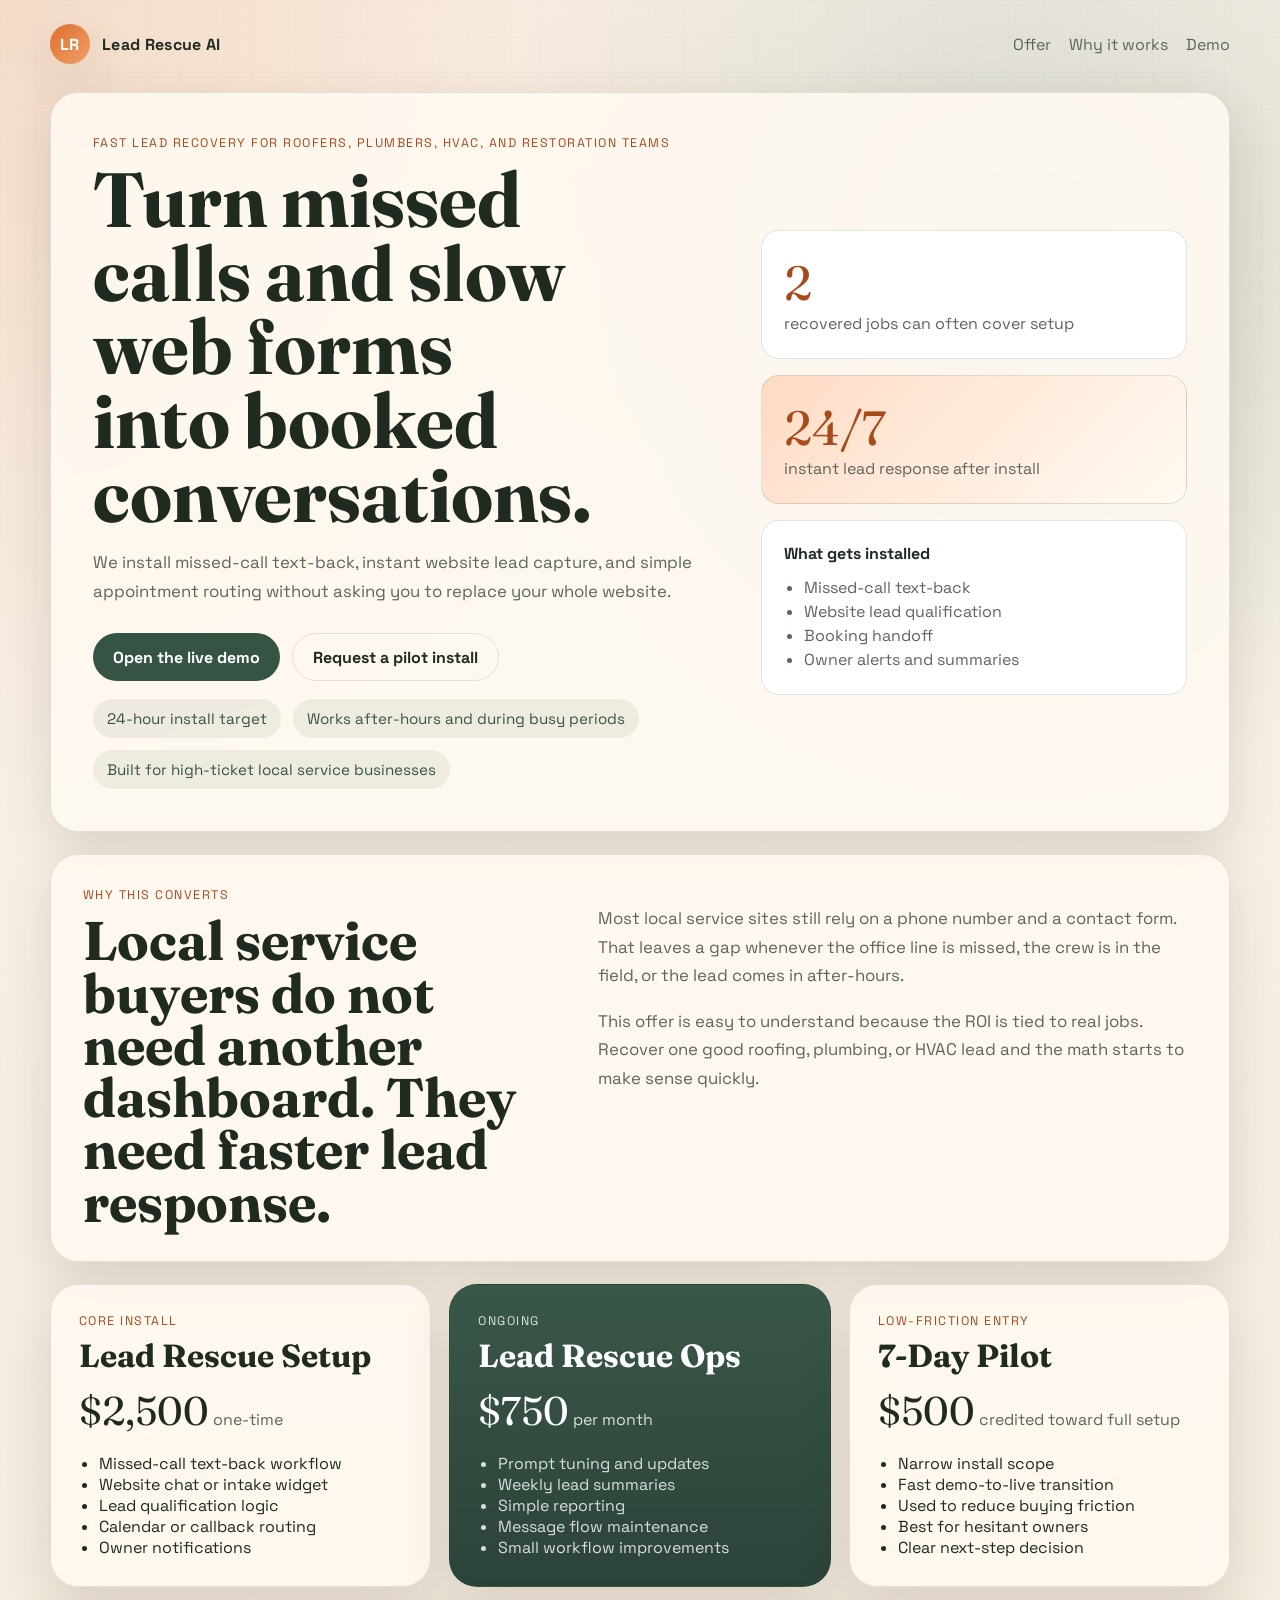
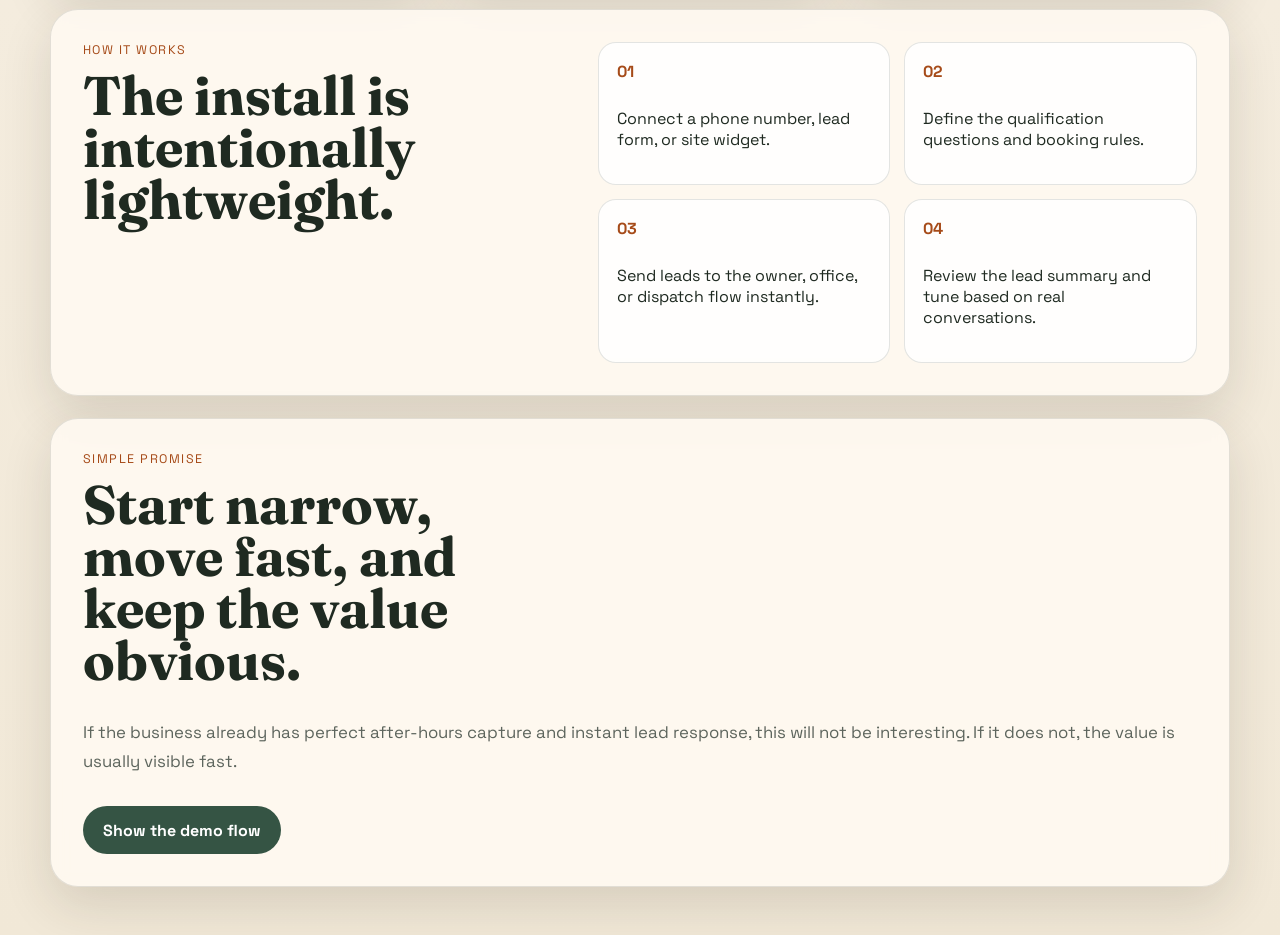
<file: site/index.html>
<!doctype html>
<html lang="en">
  <head>
    <meta charset="UTF-8" />
    <meta name="viewport" content="width=device-width, initial-scale=1.0" />
    <title>Lead Rescue AI | Recover Missed Local-Service Leads</title>
    <meta
      name="description"
      content="Missed-call text-back, instant website lead capture, and simple booking automation for high-ticket local service businesses."
    />
    <link
      rel="icon"
      href="data:image/svg+xml,%3Csvg xmlns='http://www.w3.org/2000/svg' viewBox='0 0 64 64'%3E%3Crect width='64' height='64' rx='18' fill='%23de6f2d'/%3E%3Ctext x='50%25' y='54%25' dominant-baseline='middle' text-anchor='middle' font-family='Arial' font-size='30' font-weight='700' fill='white'%3ELR%3C/text%3E%3C/svg%3E"
    />
    <link rel="preconnect" href="https://fonts.googleapis.com" />
    <link rel="preconnect" href="https://fonts.gstatic.com" crossorigin />
    <link
      href="https://fonts.googleapis.com/css2?family=Fraunces:opsz,wght@9..144,600;9..144,700&family=Space+Grotesk:wght@400;500;700&display=swap"
      rel="stylesheet"
    />
    <link rel="stylesheet" href="./styles.css" />
  </head>
  <body>
    <div class="site-shell">
      <header class="topbar">
        <div class="brand">
          <span class="brand-mark">LR</span>
          <span>Lead Rescue AI</span>
        </div>
        <nav class="nav">
          <a href="#offer">Offer</a>
          <a href="#proof">Why it works</a>
          <a href="./demo.html">Demo</a>
        </nav>
      </header>

      <main>
        <section class="hero">
          <div class="hero-copy">
            <p class="eyebrow">Fast lead recovery for roofers, plumbers, HVAC, and restoration teams</p>
            <h1>Turn missed calls and slow web forms into booked conversations.</h1>
            <p class="hero-text">
              We install missed-call text-back, instant website lead capture, and simple appointment routing without asking you to replace your whole website.
            </p>
            <div class="cta-row">
              <a class="button primary" href="./demo.html">Open the live demo</a>
              <a class="button secondary" href="mailto:you@yourdomain.com">Request a pilot install</a>
            </div>
            <ul class="hero-points">
              <li>24-hour install target</li>
              <li>Works after-hours and during busy periods</li>
              <li>Built for high-ticket local service businesses</li>
            </ul>
          </div>

          <div class="hero-card">
            <div class="stat-card">
              <span class="stat-number">2</span>
              <span class="stat-label">recovered jobs can often cover setup</span>
            </div>
            <div class="stat-card muted">
              <span class="stat-number">24/7</span>
              <span class="stat-label">instant lead response after install</span>
            </div>
            <div class="signal-card">
              <p class="signal-title">What gets installed</p>
              <ul>
                <li>Missed-call text-back</li>
                <li>Website lead qualification</li>
                <li>Booking handoff</li>
                <li>Owner alerts and summaries</li>
              </ul>
            </div>
          </div>
        </section>

        <section class="panel grid-two" id="proof">
          <div>
            <p class="section-kicker">Why this converts</p>
            <h2>Local service buyers do not need another dashboard. They need faster lead response.</h2>
          </div>
          <div class="panel-copy">
            <p>
              Most local service sites still rely on a phone number and a contact form. That leaves a gap whenever the office line is missed, the crew is in the field, or the lead comes in after-hours.
            </p>
            <p>
              This offer is easy to understand because the ROI is tied to real jobs. Recover one good roofing, plumbing, or HVAC lead and the math starts to make sense quickly.
            </p>
          </div>
        </section>

        <section class="offer-grid" id="offer">
          <article class="offer-card">
            <p class="section-kicker">Core install</p>
            <h3>Lead Rescue Setup</h3>
            <p class="price">$2,500<span> one-time</span></p>
            <ul>
              <li>Missed-call text-back workflow</li>
              <li>Website chat or intake widget</li>
              <li>Lead qualification logic</li>
              <li>Calendar or callback routing</li>
              <li>Owner notifications</li>
            </ul>
          </article>

          <article class="offer-card accent">
            <p class="section-kicker">Ongoing</p>
            <h3>Lead Rescue Ops</h3>
            <p class="price">$750<span> per month</span></p>
            <ul>
              <li>Prompt tuning and updates</li>
              <li>Weekly lead summaries</li>
              <li>Simple reporting</li>
              <li>Message flow maintenance</li>
              <li>Small workflow improvements</li>
            </ul>
          </article>

          <article class="offer-card">
            <p class="section-kicker">Low-friction entry</p>
            <h3>7-Day Pilot</h3>
            <p class="price">$500<span> credited toward full setup</span></p>
            <ul>
              <li>Narrow install scope</li>
              <li>Fast demo-to-live transition</li>
              <li>Used to reduce buying friction</li>
              <li>Best for hesitant owners</li>
              <li>Clear next-step decision</li>
            </ul>
          </article>
        </section>

        <section class="panel steps">
          <div>
            <p class="section-kicker">How it works</p>
            <h2>The install is intentionally lightweight.</h2>
          </div>
          <div class="step-list">
            <div class="step">
              <span>01</span>
              <p>Connect a phone number, lead form, or site widget.</p>
            </div>
            <div class="step">
              <span>02</span>
              <p>Define the qualification questions and booking rules.</p>
            </div>
            <div class="step">
              <span>03</span>
              <p>Send leads to the owner, office, or dispatch flow instantly.</p>
            </div>
            <div class="step">
              <span>04</span>
              <p>Review the lead summary and tune based on real conversations.</p>
            </div>
          </div>
        </section>

        <section class="panel guarantee">
          <div>
            <p class="section-kicker">Simple promise</p>
            <h2>Start narrow, move fast, and keep the value obvious.</h2>
          </div>
          <p class="guarantee-copy">
            If the business already has perfect after-hours capture and instant lead response, this will not be interesting. If it does not, the value is usually visible fast.
          </p>
          <a class="button primary" href="./demo.html">Show the demo flow</a>
        </section>
      </main>
    </div>
  </body>
</html>
</file>
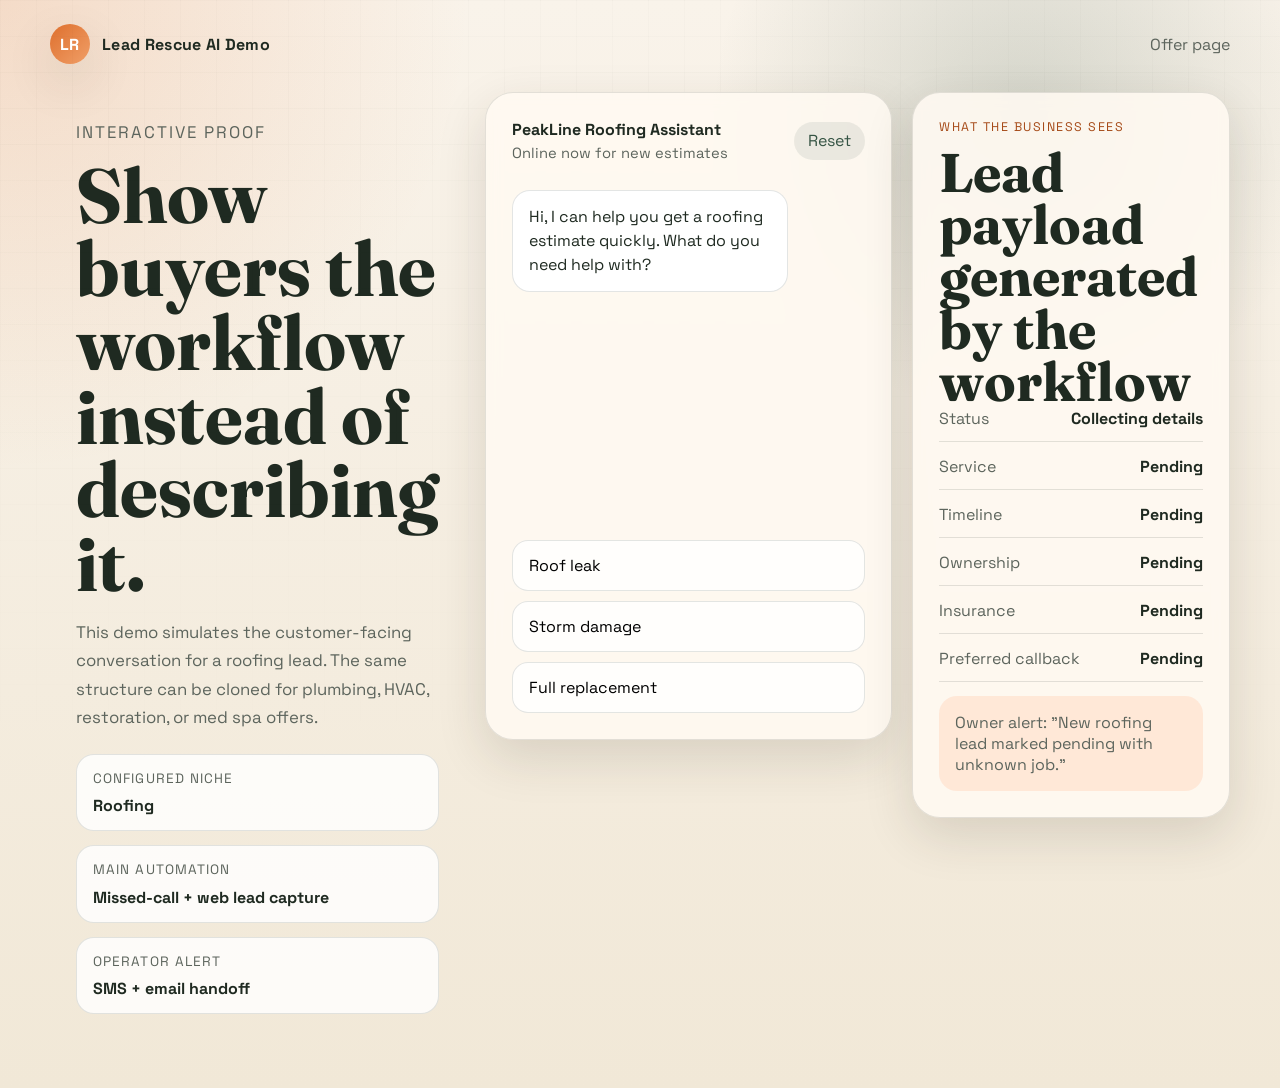
<file: site/demo.html>
<!doctype html>
<html lang="en">
  <head>
    <meta charset="UTF-8" />
    <meta name="viewport" content="width=device-width, initial-scale=1.0" />
    <title>Lead Rescue AI Demo</title>
    <link
      rel="icon"
      href="data:image/svg+xml,%3Csvg xmlns='http://www.w3.org/2000/svg' viewBox='0 0 64 64'%3E%3Crect width='64' height='64' rx='18' fill='%23de6f2d'/%3E%3Ctext x='50%25' y='54%25' dominant-baseline='middle' text-anchor='middle' font-family='Arial' font-size='30' font-weight='700' fill='white'%3ELR%3C/text%3E%3C/svg%3E"
    />
    <link rel="preconnect" href="https://fonts.googleapis.com" />
    <link rel="preconnect" href="https://fonts.gstatic.com" crossorigin />
    <link
      href="https://fonts.googleapis.com/css2?family=Fraunces:opsz,wght@9..144,600;9..144,700&family=Space+Grotesk:wght@400;500;700&display=swap"
      rel="stylesheet"
    />
    <link rel="stylesheet" href="./styles.css" />
  </head>
  <body>
    <div class="site-shell demo-shell">
      <header class="topbar">
        <div class="brand">
          <span class="brand-mark">LR</span>
          <span>Lead Rescue AI Demo</span>
        </div>
        <nav class="nav">
          <a href="./index.html">Offer page</a>
        </nav>
      </header>

      <main class="demo-layout">
        <section class="demo-intro">
          <p class="section-kicker">Interactive proof</p>
          <h1>Show buyers the workflow instead of describing it.</h1>
          <p>
            This demo simulates the customer-facing conversation for a roofing lead. The same structure can be cloned for plumbing, HVAC, restoration, or med spa offers.
          </p>
          <div class="demo-summary">
            <div>
              <span class="summary-label">Configured niche</span>
              <strong>Roofing</strong>
            </div>
            <div>
              <span class="summary-label">Main automation</span>
              <strong>Missed-call + web lead capture</strong>
            </div>
            <div>
              <span class="summary-label">Operator alert</span>
              <strong>SMS + email handoff</strong>
            </div>
          </div>
        </section>

        <section class="chat-panel">
          <div class="chat-header">
            <div>
              <strong>PeakLine Roofing Assistant</strong>
              <p>Online now for new estimates</p>
            </div>
            <button id="reset-chat" class="mini-button" type="button">Reset</button>
          </div>

          <div id="chat-log" class="chat-log" aria-live="polite"></div>

          <div id="chat-choices" class="chat-choices"></div>
        </section>

        <aside class="ops-panel">
          <p class="section-kicker">What the business sees</p>
          <h2>Lead payload generated by the workflow</h2>
          <div id="lead-payload" class="payload-card"></div>
        </aside>
      </main>
    </div>

    <script src="./demo.js"></script>
  </body>
</html>
</file>
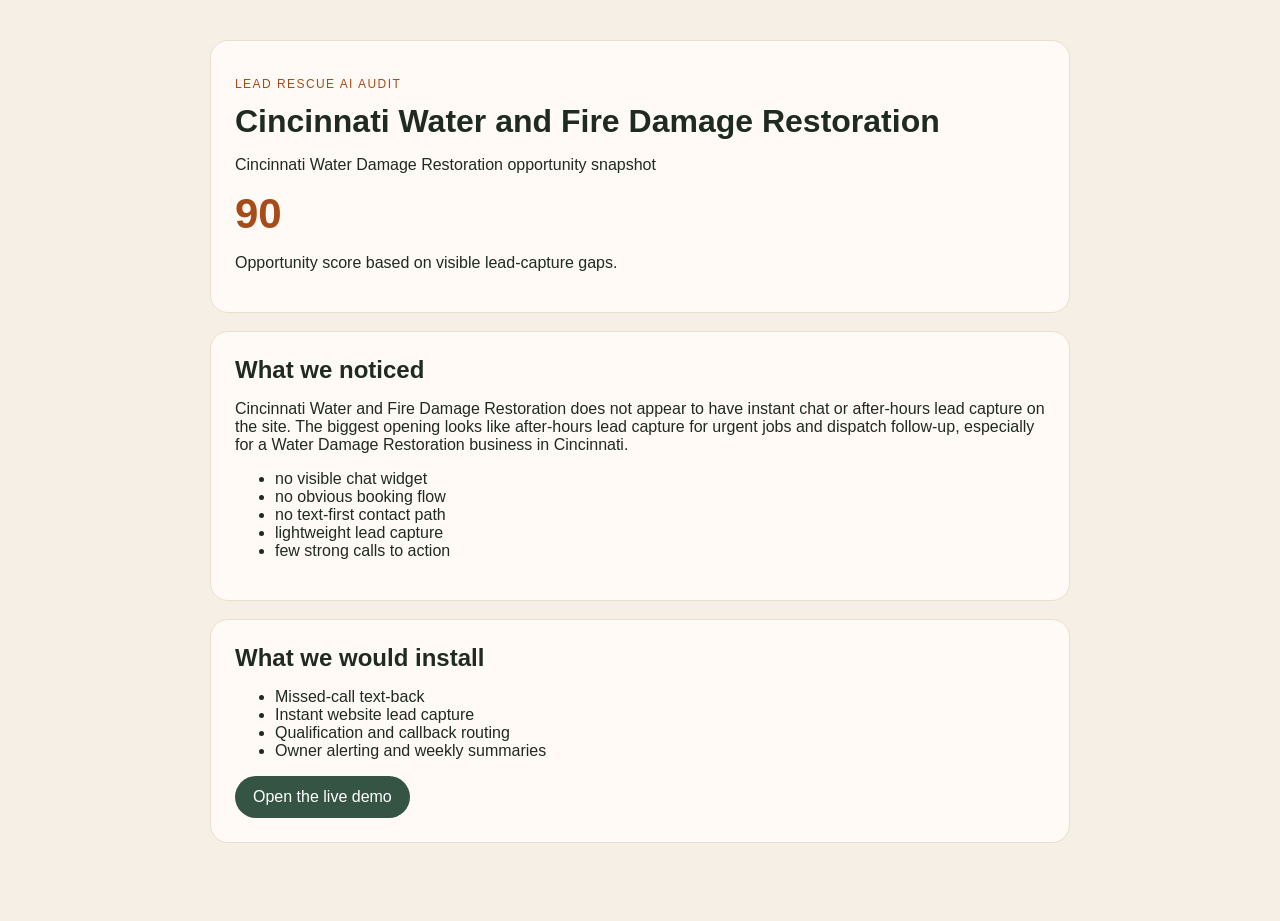
<file: site/generated-audits/allclaimsrepairs-com.html>
<!doctype html>
<html lang="en">
<head>
  <meta charset="utf-8" />
  <meta name="viewport" content="width=device-width, initial-scale=1" />
  <title>Cincinnati Water and Fire Damage Restoration | Lead Rescue AI Audit</title>
  <style>
    body { font-family: Arial, sans-serif; margin: 0; color: #1f2a21; background: #f6efe6; }
    main { max-width: 860px; margin: 0 auto; padding: 40px 20px 60px; }
    .card { background: #fffaf5; border: 1px solid #eadfce; border-radius: 18px; padding: 24px; margin-bottom: 18px; }
    h1, h2 { margin: 0 0 12px; }
    .eyebrow { text-transform: uppercase; font-size: 12px; letter-spacing: .12em; color: #a64b19; }
    .score { font-size: 42px; color: #a64b19; font-weight: 700; }
    a.button { display: inline-block; padding: 12px 18px; background: #355444; color: white; text-decoration: none; border-radius: 999px; }
  </style>
</head>
<body>
  <main>
    <div class="card">
      <p class="eyebrow">Lead Rescue AI audit</p>
      <h1>Cincinnati Water and Fire Damage Restoration</h1>
      <p>Cincinnati Water Damage Restoration opportunity snapshot</p>
      <div class="score">90</div>
      <p>Opportunity score based on visible lead-capture gaps.</p>
    </div>
    <div class="card">
      <h2>What we noticed</h2>
      <p>Cincinnati Water and Fire Damage Restoration does not appear to have instant chat or after-hours lead capture on the site. The biggest opening looks like after-hours lead capture for urgent jobs and dispatch follow-up, especially for a Water Damage Restoration business in Cincinnati.</p>
      <ul><li>no visible chat widget</li>
<li>no obvious booking flow</li>
<li>no text-first contact path</li>
<li>lightweight lead capture</li>
<li>few strong calls to action</li></ul>
    </div>
    <div class="card">
      <h2>What we would install</h2>
      <ul>
        <li>Missed-call text-back</li>
        <li>Instant website lead capture</li>
        <li>Qualification and callback routing</li>
        <li>Owner alerting and weekly summaries</li>
      </ul>
      <a class="button" href="../demo.html">Open the live demo</a>
    </div>
  </main>
</body>
</html>
</file>
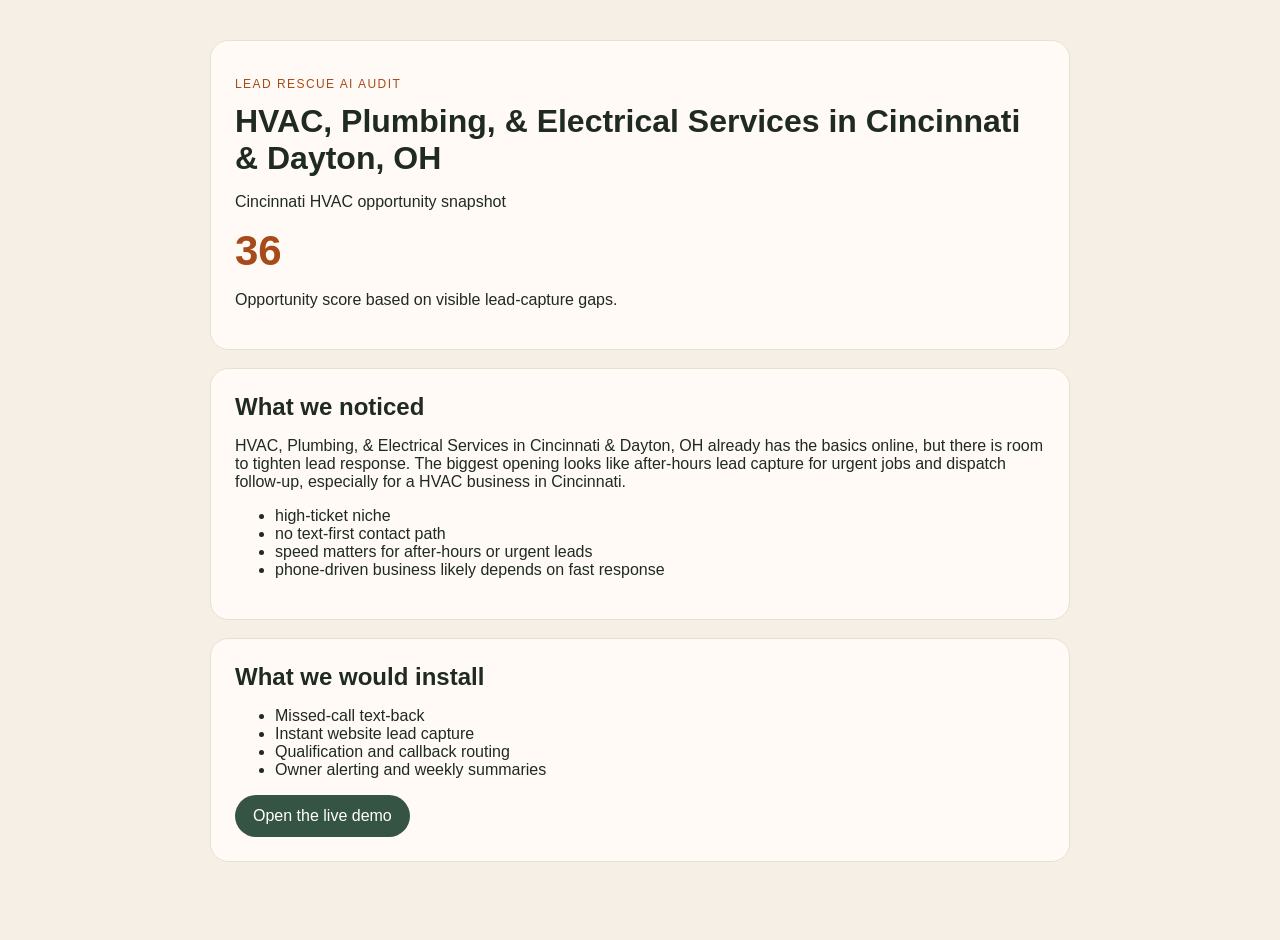
<file: site/generated-audits/apollohome-com.html>
<!doctype html>
<html lang="en">
<head>
  <meta charset="utf-8" />
  <meta name="viewport" content="width=device-width, initial-scale=1" />
  <title>HVAC, Plumbing, &amp; Electrical Services in Cincinnati &amp; Dayton, OH | Lead Rescue AI Audit</title>
  <style>
    body { font-family: Arial, sans-serif; margin: 0; color: #1f2a21; background: #f6efe6; }
    main { max-width: 860px; margin: 0 auto; padding: 40px 20px 60px; }
    .card { background: #fffaf5; border: 1px solid #eadfce; border-radius: 18px; padding: 24px; margin-bottom: 18px; }
    h1, h2 { margin: 0 0 12px; }
    .eyebrow { text-transform: uppercase; font-size: 12px; letter-spacing: .12em; color: #a64b19; }
    .score { font-size: 42px; color: #a64b19; font-weight: 700; }
    a.button { display: inline-block; padding: 12px 18px; background: #355444; color: white; text-decoration: none; border-radius: 999px; }
  </style>
</head>
<body>
  <main>
    <div class="card">
      <p class="eyebrow">Lead Rescue AI audit</p>
      <h1>HVAC, Plumbing, &amp; Electrical Services in Cincinnati &amp; Dayton, OH</h1>
      <p>Cincinnati HVAC opportunity snapshot</p>
      <div class="score">36</div>
      <p>Opportunity score based on visible lead-capture gaps.</p>
    </div>
    <div class="card">
      <h2>What we noticed</h2>
      <p>HVAC, Plumbing, &amp; Electrical Services in Cincinnati &amp; Dayton, OH already has the basics online, but there is room to tighten lead response. The biggest opening looks like after-hours lead capture for urgent jobs and dispatch follow-up, especially for a HVAC business in Cincinnati.</p>
      <ul><li>high-ticket niche</li>
<li>no text-first contact path</li>
<li>speed matters for after-hours or urgent leads</li>
<li>phone-driven business likely depends on fast response</li></ul>
    </div>
    <div class="card">
      <h2>What we would install</h2>
      <ul>
        <li>Missed-call text-back</li>
        <li>Instant website lead capture</li>
        <li>Qualification and callback routing</li>
        <li>Owner alerting and weekly summaries</li>
      </ul>
      <a class="button" href="../demo.html">Open the live demo</a>
    </div>
  </main>
</body>
</html>
</file>
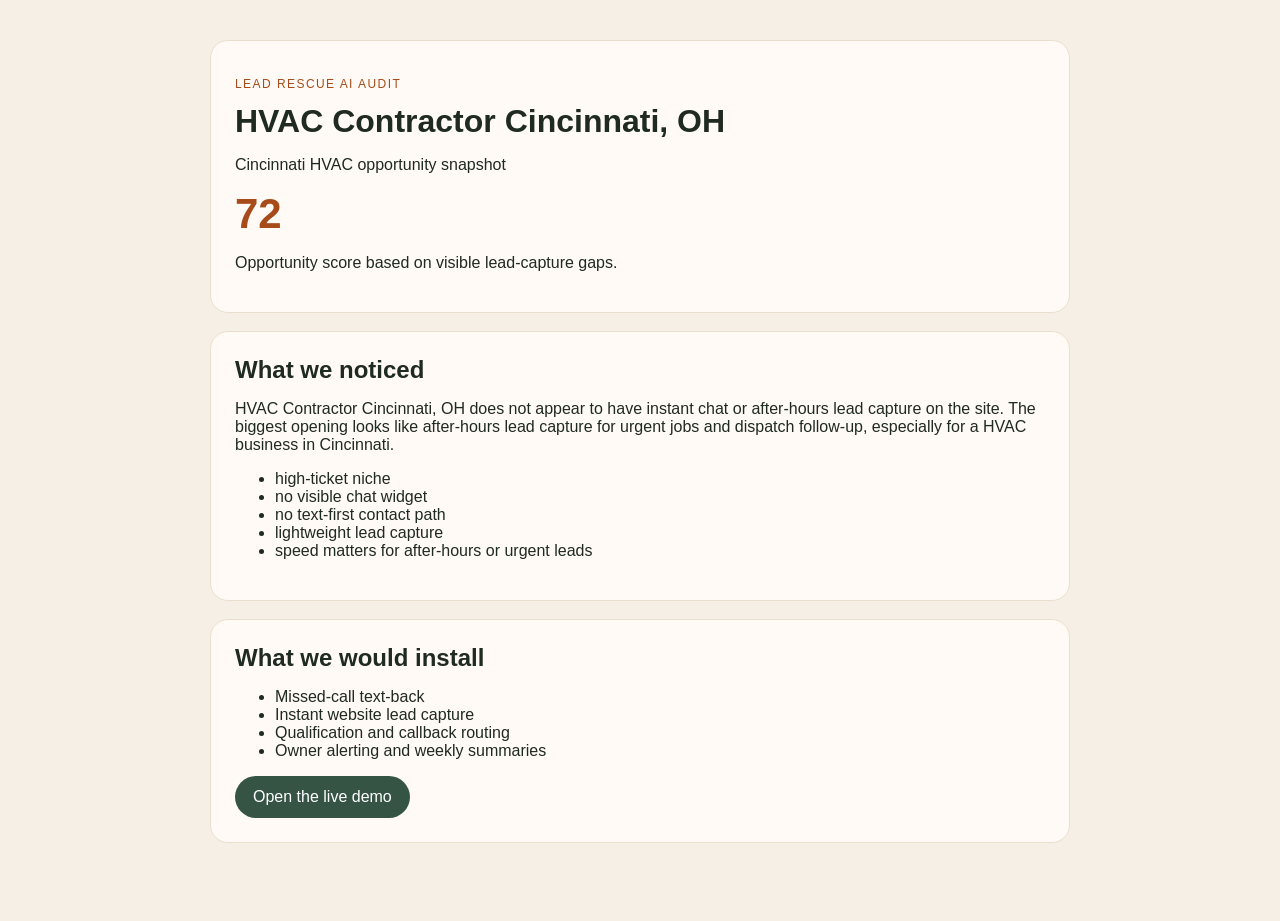
<file: site/generated-audits/cincinnatiheatingandcooling-com.html>
<!doctype html>
<html lang="en">
<head>
  <meta charset="utf-8" />
  <meta name="viewport" content="width=device-width, initial-scale=1" />
  <title>HVAC Contractor Cincinnati, OH | Lead Rescue AI Audit</title>
  <style>
    body { font-family: Arial, sans-serif; margin: 0; color: #1f2a21; background: #f6efe6; }
    main { max-width: 860px; margin: 0 auto; padding: 40px 20px 60px; }
    .card { background: #fffaf5; border: 1px solid #eadfce; border-radius: 18px; padding: 24px; margin-bottom: 18px; }
    h1, h2 { margin: 0 0 12px; }
    .eyebrow { text-transform: uppercase; font-size: 12px; letter-spacing: .12em; color: #a64b19; }
    .score { font-size: 42px; color: #a64b19; font-weight: 700; }
    a.button { display: inline-block; padding: 12px 18px; background: #355444; color: white; text-decoration: none; border-radius: 999px; }
  </style>
</head>
<body>
  <main>
    <div class="card">
      <p class="eyebrow">Lead Rescue AI audit</p>
      <h1>HVAC Contractor Cincinnati, OH</h1>
      <p>Cincinnati HVAC opportunity snapshot</p>
      <div class="score">72</div>
      <p>Opportunity score based on visible lead-capture gaps.</p>
    </div>
    <div class="card">
      <h2>What we noticed</h2>
      <p>HVAC Contractor Cincinnati, OH does not appear to have instant chat or after-hours lead capture on the site. The biggest opening looks like after-hours lead capture for urgent jobs and dispatch follow-up, especially for a HVAC business in Cincinnati.</p>
      <ul><li>high-ticket niche</li>
<li>no visible chat widget</li>
<li>no text-first contact path</li>
<li>lightweight lead capture</li>
<li>speed matters for after-hours or urgent leads</li></ul>
    </div>
    <div class="card">
      <h2>What we would install</h2>
      <ul>
        <li>Missed-call text-back</li>
        <li>Instant website lead capture</li>
        <li>Qualification and callback routing</li>
        <li>Owner alerting and weekly summaries</li>
      </ul>
      <a class="button" href="../demo.html">Open the live demo</a>
    </div>
  </main>
</body>
</html>
</file>
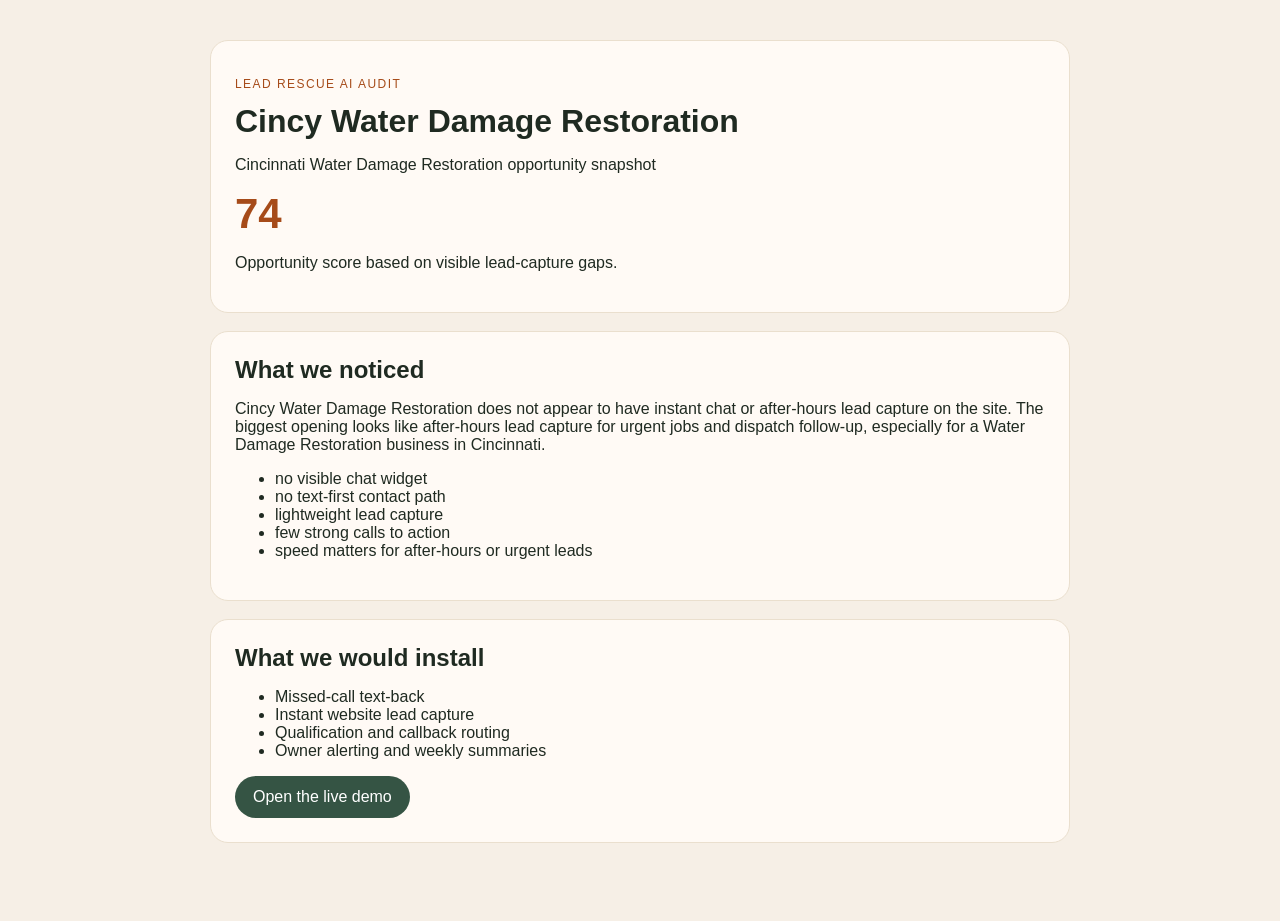
<file: site/generated-audits/cincywaterdamagerestoration-com.html>
<!doctype html>
<html lang="en">
<head>
  <meta charset="utf-8" />
  <meta name="viewport" content="width=device-width, initial-scale=1" />
  <title>Cincy Water Damage Restoration | Lead Rescue AI Audit</title>
  <style>
    body { font-family: Arial, sans-serif; margin: 0; color: #1f2a21; background: #f6efe6; }
    main { max-width: 860px; margin: 0 auto; padding: 40px 20px 60px; }
    .card { background: #fffaf5; border: 1px solid #eadfce; border-radius: 18px; padding: 24px; margin-bottom: 18px; }
    h1, h2 { margin: 0 0 12px; }
    .eyebrow { text-transform: uppercase; font-size: 12px; letter-spacing: .12em; color: #a64b19; }
    .score { font-size: 42px; color: #a64b19; font-weight: 700; }
    a.button { display: inline-block; padding: 12px 18px; background: #355444; color: white; text-decoration: none; border-radius: 999px; }
  </style>
</head>
<body>
  <main>
    <div class="card">
      <p class="eyebrow">Lead Rescue AI audit</p>
      <h1>Cincy Water Damage Restoration</h1>
      <p>Cincinnati Water Damage Restoration opportunity snapshot</p>
      <div class="score">74</div>
      <p>Opportunity score based on visible lead-capture gaps.</p>
    </div>
    <div class="card">
      <h2>What we noticed</h2>
      <p>Cincy Water Damage Restoration does not appear to have instant chat or after-hours lead capture on the site. The biggest opening looks like after-hours lead capture for urgent jobs and dispatch follow-up, especially for a Water Damage Restoration business in Cincinnati.</p>
      <ul><li>no visible chat widget</li>
<li>no text-first contact path</li>
<li>lightweight lead capture</li>
<li>few strong calls to action</li>
<li>speed matters for after-hours or urgent leads</li></ul>
    </div>
    <div class="card">
      <h2>What we would install</h2>
      <ul>
        <li>Missed-call text-back</li>
        <li>Instant website lead capture</li>
        <li>Qualification and callback routing</li>
        <li>Owner alerting and weekly summaries</li>
      </ul>
      <a class="button" href="../demo.html">Open the live demo</a>
    </div>
  </main>
</body>
</html>
</file>
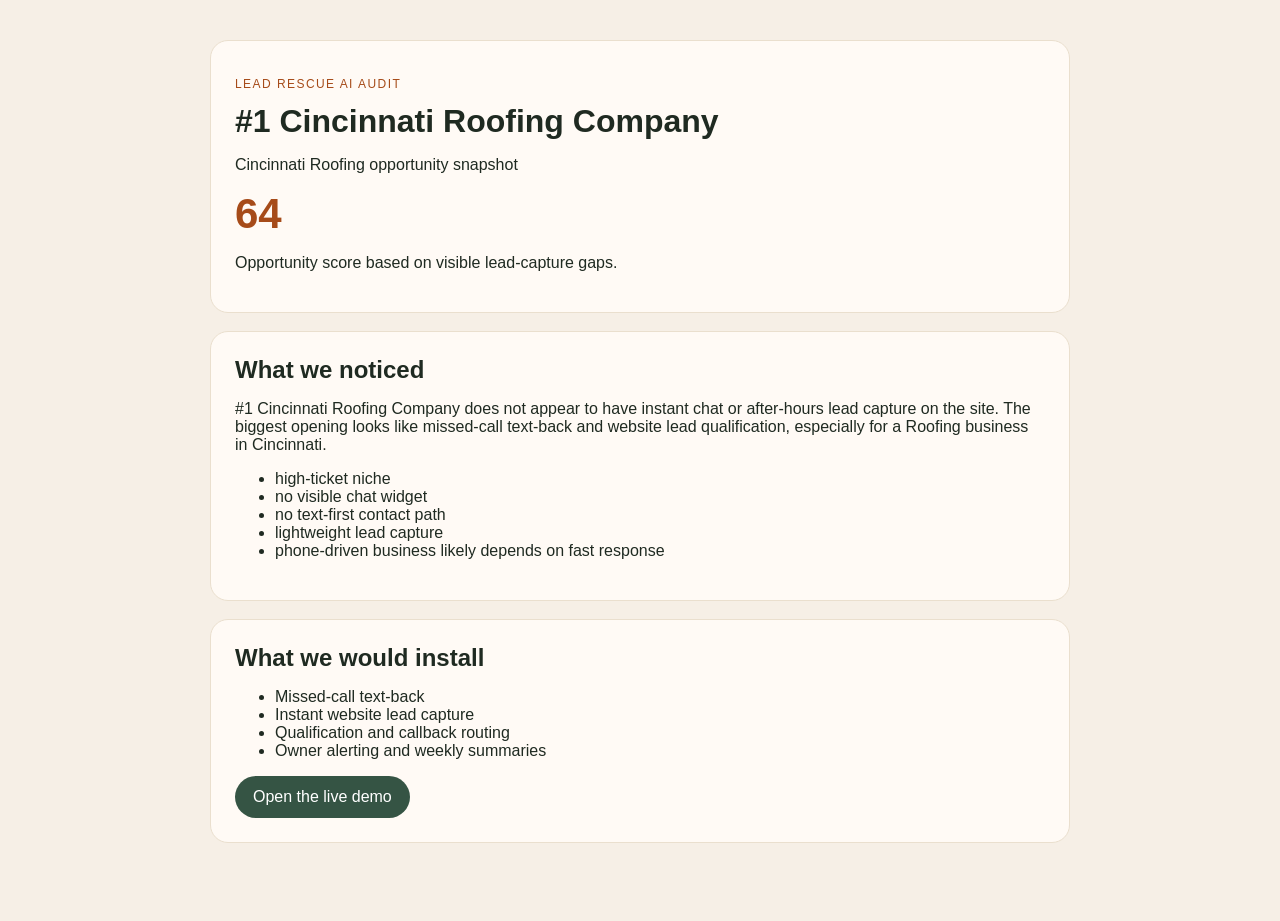
<file: site/generated-audits/deerparkroofing-com.html>
<!doctype html>
<html lang="en">
<head>
  <meta charset="utf-8" />
  <meta name="viewport" content="width=device-width, initial-scale=1" />
  <title>#1 Cincinnati Roofing Company | Lead Rescue AI Audit</title>
  <style>
    body { font-family: Arial, sans-serif; margin: 0; color: #1f2a21; background: #f6efe6; }
    main { max-width: 860px; margin: 0 auto; padding: 40px 20px 60px; }
    .card { background: #fffaf5; border: 1px solid #eadfce; border-radius: 18px; padding: 24px; margin-bottom: 18px; }
    h1, h2 { margin: 0 0 12px; }
    .eyebrow { text-transform: uppercase; font-size: 12px; letter-spacing: .12em; color: #a64b19; }
    .score { font-size: 42px; color: #a64b19; font-weight: 700; }
    a.button { display: inline-block; padding: 12px 18px; background: #355444; color: white; text-decoration: none; border-radius: 999px; }
  </style>
</head>
<body>
  <main>
    <div class="card">
      <p class="eyebrow">Lead Rescue AI audit</p>
      <h1>#1 Cincinnati Roofing Company</h1>
      <p>Cincinnati Roofing opportunity snapshot</p>
      <div class="score">64</div>
      <p>Opportunity score based on visible lead-capture gaps.</p>
    </div>
    <div class="card">
      <h2>What we noticed</h2>
      <p>#1 Cincinnati Roofing Company does not appear to have instant chat or after-hours lead capture on the site. The biggest opening looks like missed-call text-back and website lead qualification, especially for a Roofing business in Cincinnati.</p>
      <ul><li>high-ticket niche</li>
<li>no visible chat widget</li>
<li>no text-first contact path</li>
<li>lightweight lead capture</li>
<li>phone-driven business likely depends on fast response</li></ul>
    </div>
    <div class="card">
      <h2>What we would install</h2>
      <ul>
        <li>Missed-call text-back</li>
        <li>Instant website lead capture</li>
        <li>Qualification and callback routing</li>
        <li>Owner alerting and weekly summaries</li>
      </ul>
      <a class="button" href="../demo.html">Open the live demo</a>
    </div>
  </main>
</body>
</html>
</file>
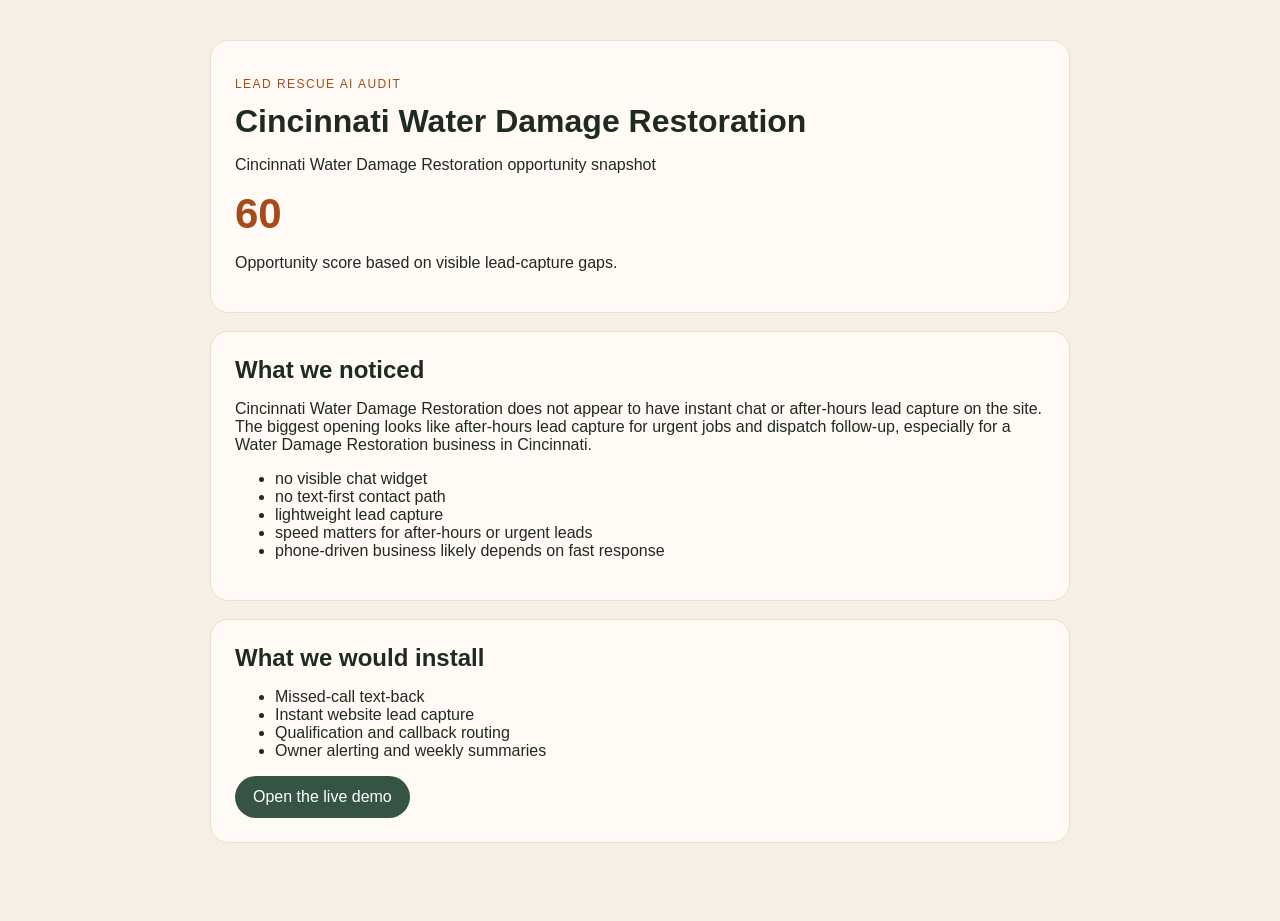
<file: site/generated-audits/iconpropertyrescue-com.html>
<!doctype html>
<html lang="en">
<head>
  <meta charset="utf-8" />
  <meta name="viewport" content="width=device-width, initial-scale=1" />
  <title>Cincinnati Water Damage Restoration | Lead Rescue AI Audit</title>
  <style>
    body { font-family: Arial, sans-serif; margin: 0; color: #1f2a21; background: #f6efe6; }
    main { max-width: 860px; margin: 0 auto; padding: 40px 20px 60px; }
    .card { background: #fffaf5; border: 1px solid #eadfce; border-radius: 18px; padding: 24px; margin-bottom: 18px; }
    h1, h2 { margin: 0 0 12px; }
    .eyebrow { text-transform: uppercase; font-size: 12px; letter-spacing: .12em; color: #a64b19; }
    .score { font-size: 42px; color: #a64b19; font-weight: 700; }
    a.button { display: inline-block; padding: 12px 18px; background: #355444; color: white; text-decoration: none; border-radius: 999px; }
  </style>
</head>
<body>
  <main>
    <div class="card">
      <p class="eyebrow">Lead Rescue AI audit</p>
      <h1>Cincinnati Water Damage Restoration</h1>
      <p>Cincinnati Water Damage Restoration opportunity snapshot</p>
      <div class="score">60</div>
      <p>Opportunity score based on visible lead-capture gaps.</p>
    </div>
    <div class="card">
      <h2>What we noticed</h2>
      <p>Cincinnati Water Damage Restoration does not appear to have instant chat or after-hours lead capture on the site. The biggest opening looks like after-hours lead capture for urgent jobs and dispatch follow-up, especially for a Water Damage Restoration business in Cincinnati.</p>
      <ul><li>no visible chat widget</li>
<li>no text-first contact path</li>
<li>lightweight lead capture</li>
<li>speed matters for after-hours or urgent leads</li>
<li>phone-driven business likely depends on fast response</li></ul>
    </div>
    <div class="card">
      <h2>What we would install</h2>
      <ul>
        <li>Missed-call text-back</li>
        <li>Instant website lead capture</li>
        <li>Qualification and callback routing</li>
        <li>Owner alerting and weekly summaries</li>
      </ul>
      <a class="button" href="../demo.html">Open the live demo</a>
    </div>
  </main>
</body>
</html>
</file>
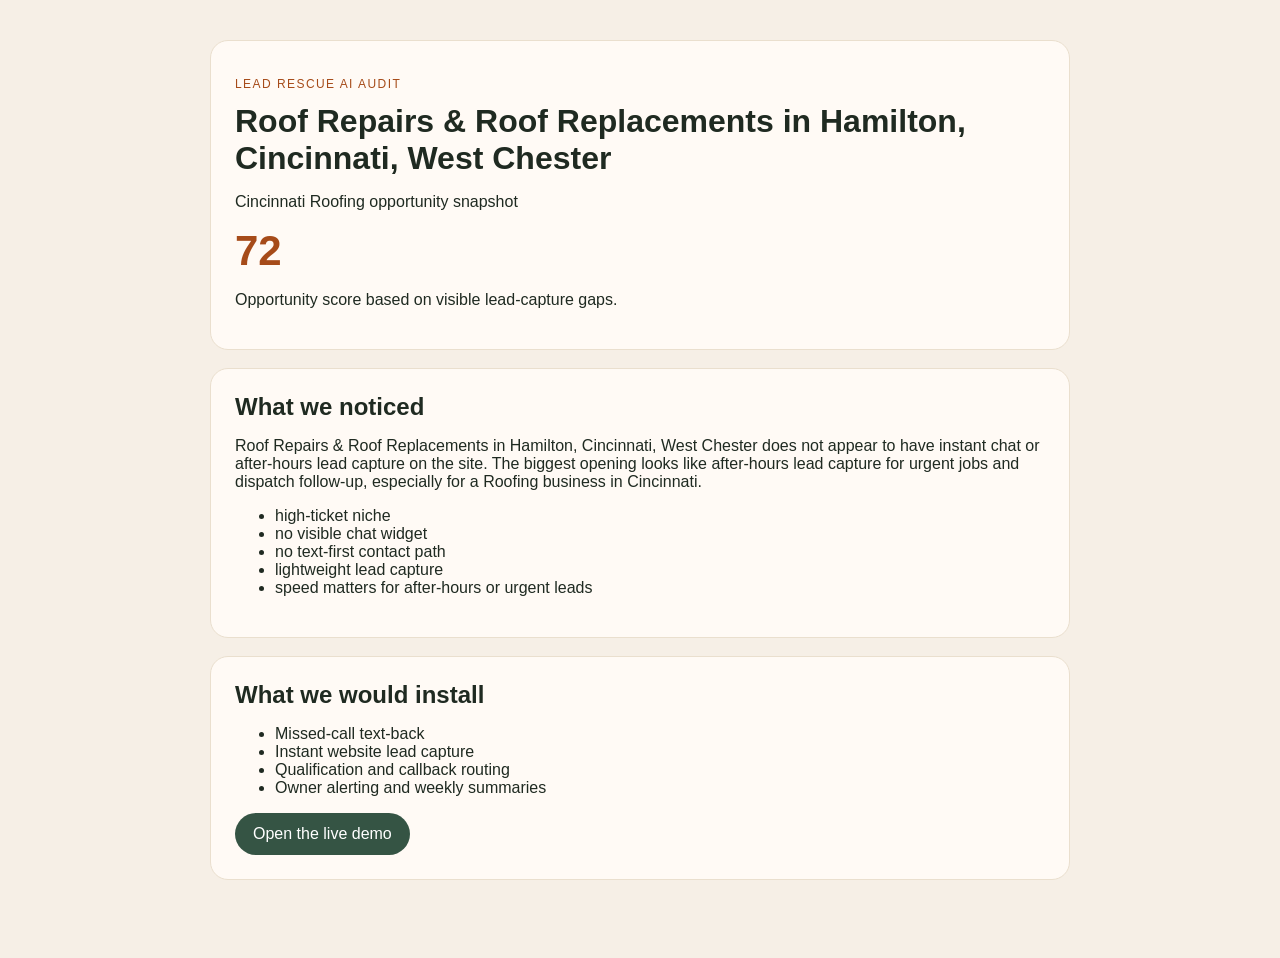
<file: site/generated-audits/krscincy-com.html>
<!doctype html>
<html lang="en">
<head>
  <meta charset="utf-8" />
  <meta name="viewport" content="width=device-width, initial-scale=1" />
  <title>Roof Repairs &amp; Roof Replacements in Hamilton, Cincinnati, West Chester | Lead Rescue AI Audit</title>
  <style>
    body { font-family: Arial, sans-serif; margin: 0; color: #1f2a21; background: #f6efe6; }
    main { max-width: 860px; margin: 0 auto; padding: 40px 20px 60px; }
    .card { background: #fffaf5; border: 1px solid #eadfce; border-radius: 18px; padding: 24px; margin-bottom: 18px; }
    h1, h2 { margin: 0 0 12px; }
    .eyebrow { text-transform: uppercase; font-size: 12px; letter-spacing: .12em; color: #a64b19; }
    .score { font-size: 42px; color: #a64b19; font-weight: 700; }
    a.button { display: inline-block; padding: 12px 18px; background: #355444; color: white; text-decoration: none; border-radius: 999px; }
  </style>
</head>
<body>
  <main>
    <div class="card">
      <p class="eyebrow">Lead Rescue AI audit</p>
      <h1>Roof Repairs &amp; Roof Replacements in Hamilton, Cincinnati, West Chester</h1>
      <p>Cincinnati Roofing opportunity snapshot</p>
      <div class="score">72</div>
      <p>Opportunity score based on visible lead-capture gaps.</p>
    </div>
    <div class="card">
      <h2>What we noticed</h2>
      <p>Roof Repairs &amp; Roof Replacements in Hamilton, Cincinnati, West Chester does not appear to have instant chat or after-hours lead capture on the site. The biggest opening looks like after-hours lead capture for urgent jobs and dispatch follow-up, especially for a Roofing business in Cincinnati.</p>
      <ul><li>high-ticket niche</li>
<li>no visible chat widget</li>
<li>no text-first contact path</li>
<li>lightweight lead capture</li>
<li>speed matters for after-hours or urgent leads</li></ul>
    </div>
    <div class="card">
      <h2>What we would install</h2>
      <ul>
        <li>Missed-call text-back</li>
        <li>Instant website lead capture</li>
        <li>Qualification and callback routing</li>
        <li>Owner alerting and weekly summaries</li>
      </ul>
      <a class="button" href="../demo.html">Open the live demo</a>
    </div>
  </main>
</body>
</html>
</file>
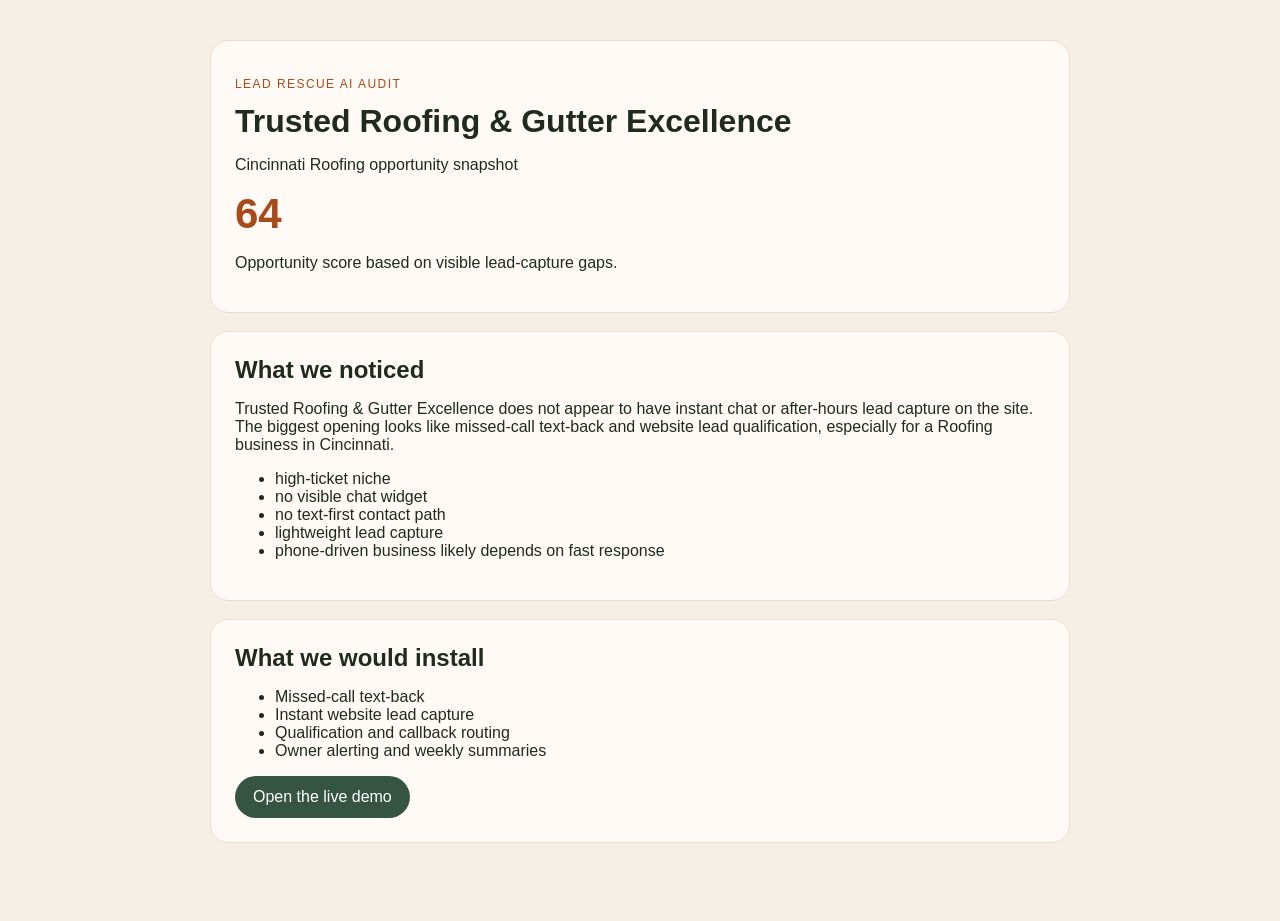
<file: site/generated-audits/molloyroofing-com.html>
<!doctype html>
<html lang="en">
<head>
  <meta charset="utf-8" />
  <meta name="viewport" content="width=device-width, initial-scale=1" />
  <title>Trusted Roofing &amp; Gutter Excellence | Lead Rescue AI Audit</title>
  <style>
    body { font-family: Arial, sans-serif; margin: 0; color: #1f2a21; background: #f6efe6; }
    main { max-width: 860px; margin: 0 auto; padding: 40px 20px 60px; }
    .card { background: #fffaf5; border: 1px solid #eadfce; border-radius: 18px; padding: 24px; margin-bottom: 18px; }
    h1, h2 { margin: 0 0 12px; }
    .eyebrow { text-transform: uppercase; font-size: 12px; letter-spacing: .12em; color: #a64b19; }
    .score { font-size: 42px; color: #a64b19; font-weight: 700; }
    a.button { display: inline-block; padding: 12px 18px; background: #355444; color: white; text-decoration: none; border-radius: 999px; }
  </style>
</head>
<body>
  <main>
    <div class="card">
      <p class="eyebrow">Lead Rescue AI audit</p>
      <h1>Trusted Roofing &amp; Gutter Excellence</h1>
      <p>Cincinnati Roofing opportunity snapshot</p>
      <div class="score">64</div>
      <p>Opportunity score based on visible lead-capture gaps.</p>
    </div>
    <div class="card">
      <h2>What we noticed</h2>
      <p>Trusted Roofing &amp; Gutter Excellence does not appear to have instant chat or after-hours lead capture on the site. The biggest opening looks like missed-call text-back and website lead qualification, especially for a Roofing business in Cincinnati.</p>
      <ul><li>high-ticket niche</li>
<li>no visible chat widget</li>
<li>no text-first contact path</li>
<li>lightweight lead capture</li>
<li>phone-driven business likely depends on fast response</li></ul>
    </div>
    <div class="card">
      <h2>What we would install</h2>
      <ul>
        <li>Missed-call text-back</li>
        <li>Instant website lead capture</li>
        <li>Qualification and callback routing</li>
        <li>Owner alerting and weekly summaries</li>
      </ul>
      <a class="button" href="../demo.html">Open the live demo</a>
    </div>
  </main>
</body>
</html>
</file>
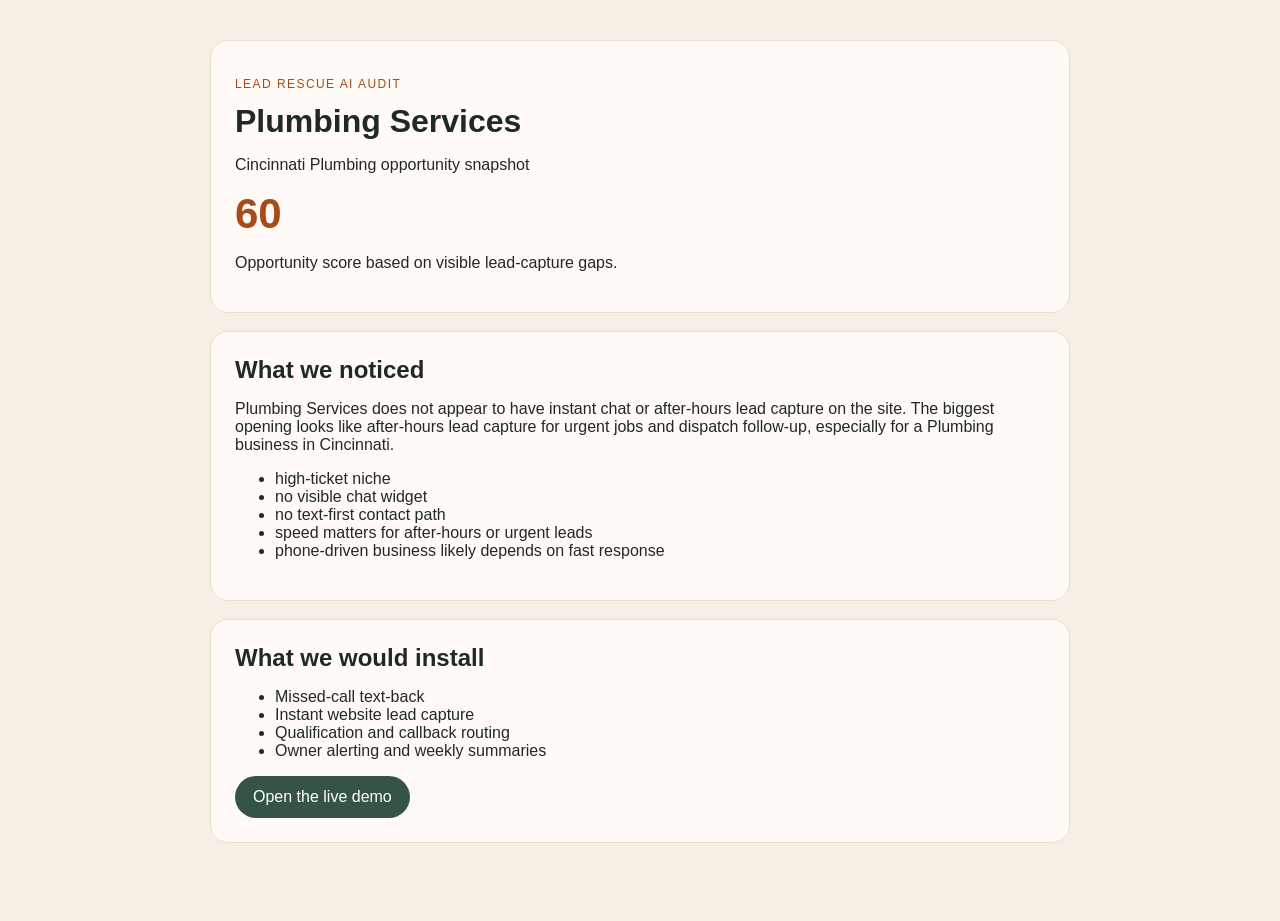
<file: site/generated-audits/neyerplumbing-com.html>
<!doctype html>
<html lang="en">
<head>
  <meta charset="utf-8" />
  <meta name="viewport" content="width=device-width, initial-scale=1" />
  <title>Plumbing Services | Lead Rescue AI Audit</title>
  <style>
    body { font-family: Arial, sans-serif; margin: 0; color: #1f2a21; background: #f6efe6; }
    main { max-width: 860px; margin: 0 auto; padding: 40px 20px 60px; }
    .card { background: #fffaf5; border: 1px solid #eadfce; border-radius: 18px; padding: 24px; margin-bottom: 18px; }
    h1, h2 { margin: 0 0 12px; }
    .eyebrow { text-transform: uppercase; font-size: 12px; letter-spacing: .12em; color: #a64b19; }
    .score { font-size: 42px; color: #a64b19; font-weight: 700; }
    a.button { display: inline-block; padding: 12px 18px; background: #355444; color: white; text-decoration: none; border-radius: 999px; }
  </style>
</head>
<body>
  <main>
    <div class="card">
      <p class="eyebrow">Lead Rescue AI audit</p>
      <h1>Plumbing Services</h1>
      <p>Cincinnati Plumbing opportunity snapshot</p>
      <div class="score">60</div>
      <p>Opportunity score based on visible lead-capture gaps.</p>
    </div>
    <div class="card">
      <h2>What we noticed</h2>
      <p>Plumbing Services does not appear to have instant chat or after-hours lead capture on the site. The biggest opening looks like after-hours lead capture for urgent jobs and dispatch follow-up, especially for a Plumbing business in Cincinnati.</p>
      <ul><li>high-ticket niche</li>
<li>no visible chat widget</li>
<li>no text-first contact path</li>
<li>speed matters for after-hours or urgent leads</li>
<li>phone-driven business likely depends on fast response</li></ul>
    </div>
    <div class="card">
      <h2>What we would install</h2>
      <ul>
        <li>Missed-call text-back</li>
        <li>Instant website lead capture</li>
        <li>Qualification and callback routing</li>
        <li>Owner alerting and weekly summaries</li>
      </ul>
      <a class="button" href="../demo.html">Open the live demo</a>
    </div>
  </main>
</body>
</html>
</file>
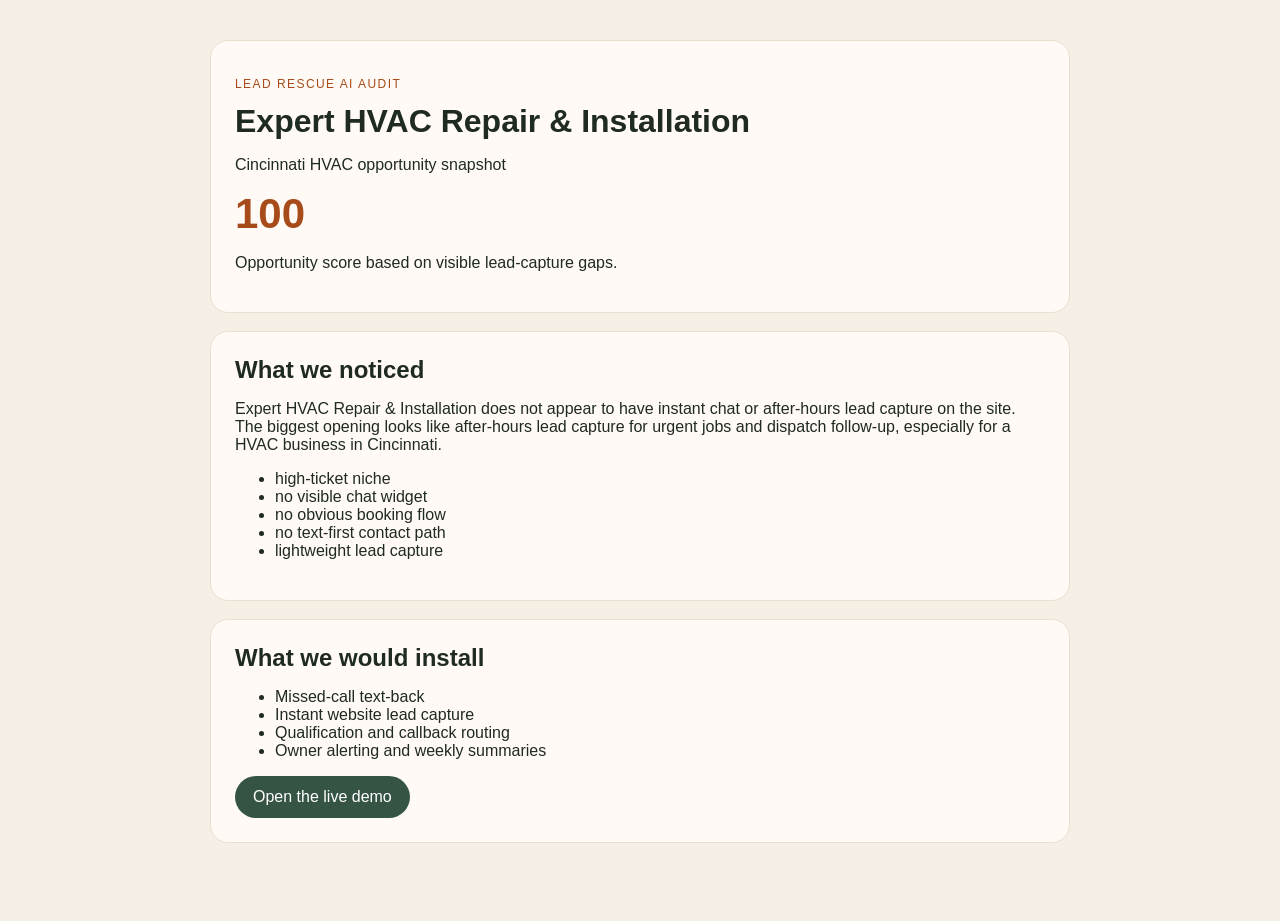
<file: site/generated-audits/renewmechanical-net.html>
<!doctype html>
<html lang="en">
<head>
  <meta charset="utf-8" />
  <meta name="viewport" content="width=device-width, initial-scale=1" />
  <title>Expert HVAC Repair &amp; Installation | Lead Rescue AI Audit</title>
  <style>
    body { font-family: Arial, sans-serif; margin: 0; color: #1f2a21; background: #f6efe6; }
    main { max-width: 860px; margin: 0 auto; padding: 40px 20px 60px; }
    .card { background: #fffaf5; border: 1px solid #eadfce; border-radius: 18px; padding: 24px; margin-bottom: 18px; }
    h1, h2 { margin: 0 0 12px; }
    .eyebrow { text-transform: uppercase; font-size: 12px; letter-spacing: .12em; color: #a64b19; }
    .score { font-size: 42px; color: #a64b19; font-weight: 700; }
    a.button { display: inline-block; padding: 12px 18px; background: #355444; color: white; text-decoration: none; border-radius: 999px; }
  </style>
</head>
<body>
  <main>
    <div class="card">
      <p class="eyebrow">Lead Rescue AI audit</p>
      <h1>Expert HVAC Repair &amp; Installation</h1>
      <p>Cincinnati HVAC opportunity snapshot</p>
      <div class="score">100</div>
      <p>Opportunity score based on visible lead-capture gaps.</p>
    </div>
    <div class="card">
      <h2>What we noticed</h2>
      <p>Expert HVAC Repair &amp; Installation does not appear to have instant chat or after-hours lead capture on the site. The biggest opening looks like after-hours lead capture for urgent jobs and dispatch follow-up, especially for a HVAC business in Cincinnati.</p>
      <ul><li>high-ticket niche</li>
<li>no visible chat widget</li>
<li>no obvious booking flow</li>
<li>no text-first contact path</li>
<li>lightweight lead capture</li></ul>
    </div>
    <div class="card">
      <h2>What we would install</h2>
      <ul>
        <li>Missed-call text-back</li>
        <li>Instant website lead capture</li>
        <li>Qualification and callback routing</li>
        <li>Owner alerting and weekly summaries</li>
      </ul>
      <a class="button" href="../demo.html">Open the live demo</a>
    </div>
  </main>
</body>
</html>
</file>
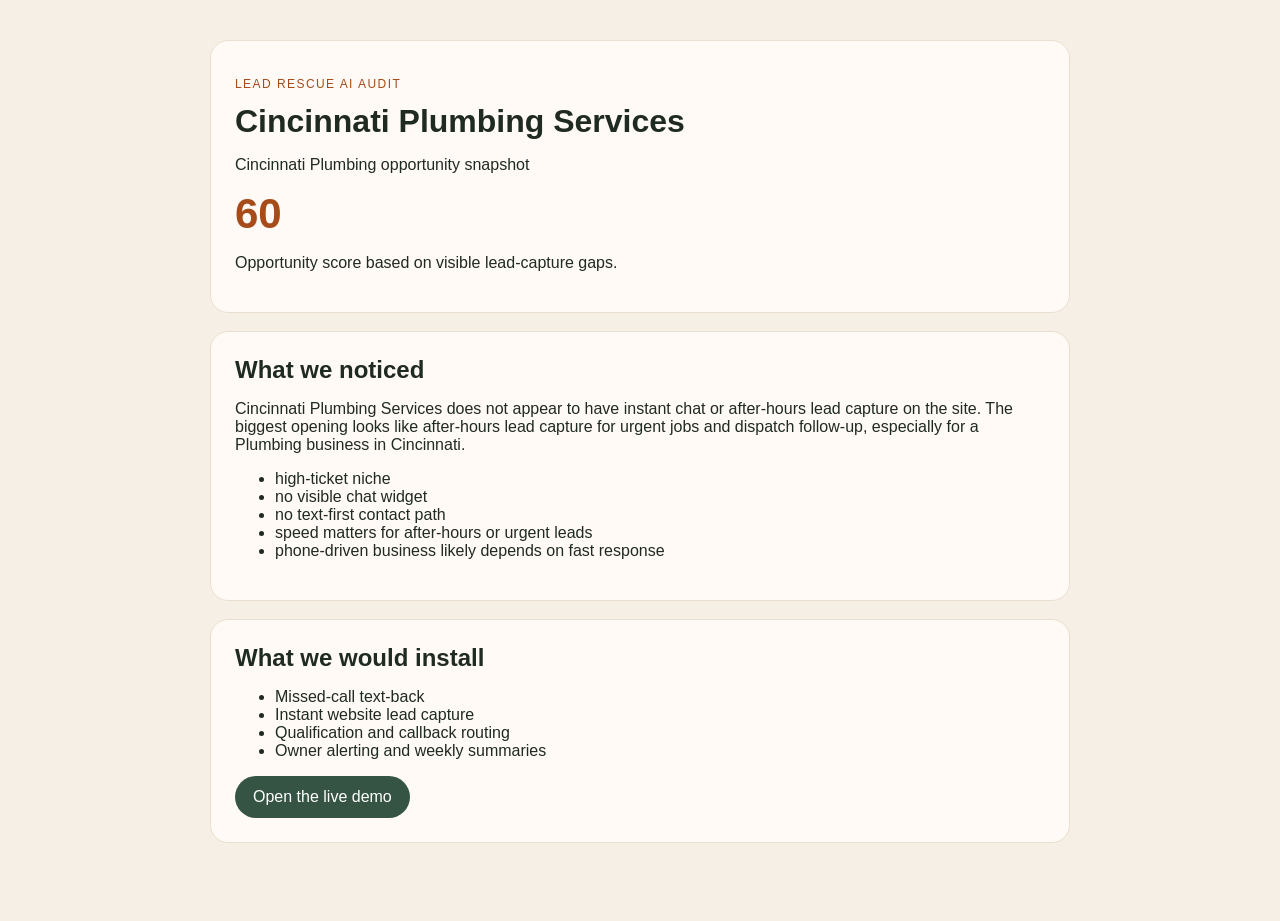
<file: site/generated-audits/thomasgalbraith-com.html>
<!doctype html>
<html lang="en">
<head>
  <meta charset="utf-8" />
  <meta name="viewport" content="width=device-width, initial-scale=1" />
  <title>Cincinnati Plumbing Services | Lead Rescue AI Audit</title>
  <style>
    body { font-family: Arial, sans-serif; margin: 0; color: #1f2a21; background: #f6efe6; }
    main { max-width: 860px; margin: 0 auto; padding: 40px 20px 60px; }
    .card { background: #fffaf5; border: 1px solid #eadfce; border-radius: 18px; padding: 24px; margin-bottom: 18px; }
    h1, h2 { margin: 0 0 12px; }
    .eyebrow { text-transform: uppercase; font-size: 12px; letter-spacing: .12em; color: #a64b19; }
    .score { font-size: 42px; color: #a64b19; font-weight: 700; }
    a.button { display: inline-block; padding: 12px 18px; background: #355444; color: white; text-decoration: none; border-radius: 999px; }
  </style>
</head>
<body>
  <main>
    <div class="card">
      <p class="eyebrow">Lead Rescue AI audit</p>
      <h1>Cincinnati Plumbing Services</h1>
      <p>Cincinnati Plumbing opportunity snapshot</p>
      <div class="score">60</div>
      <p>Opportunity score based on visible lead-capture gaps.</p>
    </div>
    <div class="card">
      <h2>What we noticed</h2>
      <p>Cincinnati Plumbing Services does not appear to have instant chat or after-hours lead capture on the site. The biggest opening looks like after-hours lead capture for urgent jobs and dispatch follow-up, especially for a Plumbing business in Cincinnati.</p>
      <ul><li>high-ticket niche</li>
<li>no visible chat widget</li>
<li>no text-first contact path</li>
<li>speed matters for after-hours or urgent leads</li>
<li>phone-driven business likely depends on fast response</li></ul>
    </div>
    <div class="card">
      <h2>What we would install</h2>
      <ul>
        <li>Missed-call text-back</li>
        <li>Instant website lead capture</li>
        <li>Qualification and callback routing</li>
        <li>Owner alerting and weekly summaries</li>
      </ul>
      <a class="button" href="../demo.html">Open the live demo</a>
    </div>
  </main>
</body>
</html>
</file>
<file: site/styles.css>
:root {
  --bg: #f5efe4;
  --panel: rgba(255, 250, 242, 0.88);
  --ink: #1f2a21;
  --muted: #5d655d;
  --line: rgba(31, 42, 33, 0.12);
  --accent: #de6f2d;
  --accent-deep: #a64b19;
  --accent-soft: #ffd7bf;
  --forest: #355444;
  --shadow: 0 18px 50px rgba(53, 45, 31, 0.14);
  --radius-lg: 28px;
  --radius-md: 18px;
  --radius-sm: 12px;
}

* {
  box-sizing: border-box;
}

html {
  scroll-behavior: smooth;
}

body {
  margin: 0;
  font-family: "Space Grotesk", sans-serif;
  color: var(--ink);
  background:
    radial-gradient(circle at top left, rgba(222, 111, 45, 0.18), transparent 28%),
    radial-gradient(circle at 80% 10%, rgba(53, 84, 68, 0.18), transparent 22%),
    linear-gradient(180deg, #f9f3ea 0%, #f1e8d7 100%);
  min-height: 100vh;
}

body::before {
  content: "";
  position: fixed;
  inset: 0;
  pointer-events: none;
  background-image:
    linear-gradient(rgba(31, 42, 33, 0.03) 1px, transparent 1px),
    linear-gradient(90deg, rgba(31, 42, 33, 0.03) 1px, transparent 1px);
  background-size: 36px 36px;
  mask-image: linear-gradient(180deg, rgba(0, 0, 0, 0.55), transparent 90%);
}

a {
  color: inherit;
  text-decoration: none;
}

.site-shell {
  width: min(1180px, calc(100% - 32px));
  margin: 0 auto;
  padding: 24px 0 48px;
}

.topbar {
  display: flex;
  align-items: center;
  justify-content: space-between;
  gap: 16px;
  margin-bottom: 28px;
}

.brand {
  display: inline-flex;
  align-items: center;
  gap: 12px;
  font-weight: 700;
  letter-spacing: 0.02em;
}

.brand-mark {
  width: 40px;
  height: 40px;
  border-radius: 50%;
  display: grid;
  place-items: center;
  background: linear-gradient(135deg, var(--accent), #f09f68);
  color: white;
  box-shadow: var(--shadow);
}

.nav {
  display: flex;
  gap: 18px;
  color: var(--muted);
}

.hero,
.panel,
.offer-card,
.chat-panel,
.ops-panel {
  background: var(--panel);
  border: 1px solid var(--line);
  backdrop-filter: blur(8px);
  box-shadow: var(--shadow);
}

.hero {
  border-radius: var(--radius-lg);
  padding: 42px;
  display: grid;
  grid-template-columns: 1.2fr 0.8fr;
  gap: 28px;
  align-items: center;
}

.eyebrow,
.section-kicker {
  text-transform: uppercase;
  letter-spacing: 0.12em;
  font-size: 0.78rem;
  color: var(--accent-deep);
  margin: 0 0 12px;
}

h1,
h2,
h3 {
  font-family: "Fraunces", serif;
  line-height: 0.96;
  margin: 0;
}

h1 {
  font-size: clamp(3rem, 6vw, 5.6rem);
  max-width: 10ch;
}

h2 {
  font-size: clamp(2rem, 4.5vw, 3.4rem);
  max-width: 12ch;
}

h3 {
  font-size: 2rem;
}

.hero-text,
.panel-copy p,
.guarantee-copy,
.demo-intro p {
  color: var(--muted);
  font-size: 1.05rem;
  line-height: 1.7;
}

.cta-row {
  display: flex;
  flex-wrap: wrap;
  gap: 12px;
  margin: 28px 0 18px;
}

.button,
.mini-button,
.choice-button {
  border: none;
  cursor: pointer;
  font: inherit;
  transition: transform 180ms ease, box-shadow 180ms ease, background 180ms ease;
}

.button {
  display: inline-flex;
  align-items: center;
  justify-content: center;
  min-height: 48px;
  padding: 0 20px;
  border-radius: 999px;
  font-weight: 700;
}

.button:hover,
.mini-button:hover,
.choice-button:hover {
  transform: translateY(-2px);
}

.button.primary {
  background: var(--forest);
  color: white;
}

.button.secondary {
  background: transparent;
  color: var(--ink);
  border: 1px solid var(--line);
}

.full-width {
  width: 100%;
}

.hero-points {
  list-style: none;
  padding: 0;
  margin: 18px 0 0;
  display: flex;
  flex-wrap: wrap;
  gap: 12px;
}

.hero-points li {
  padding: 10px 14px;
  border-radius: 999px;
  background: rgba(53, 84, 68, 0.08);
  color: var(--forest);
  font-size: 0.95rem;
}

.hero-card {
  display: grid;
  gap: 16px;
}

.stat-card,
.signal-card {
  border-radius: var(--radius-md);
  padding: 22px;
  background: white;
  border: 1px solid var(--line);
}

.stat-card.muted {
  background: linear-gradient(135deg, rgba(255, 215, 191, 0.9), rgba(255, 250, 242, 0.9));
}

.stat-number {
  display: block;
  font-family: "Fraunces", serif;
  font-size: 3rem;
  color: var(--accent-deep);
}

.stat-label,
.signal-card li,
.summary-label {
  color: var(--muted);
  line-height: 1.5;
}

.signal-title {
  margin: 0 0 12px;
  font-weight: 700;
}

.signal-card ul,
.offer-card ul {
  margin: 0;
  padding-left: 20px;
}

.panel {
  margin-top: 22px;
  border-radius: var(--radius-lg);
  padding: 32px;
}

.grid-two {
  display: grid;
  grid-template-columns: 0.9fr 1.1fr;
  gap: 24px;
}

.offer-grid {
  margin-top: 22px;
  display: grid;
  grid-template-columns: repeat(3, 1fr);
  gap: 18px;
}

.offer-card {
  border-radius: var(--radius-lg);
  padding: 28px;
}

.offer-card.accent {
  background: linear-gradient(180deg, rgba(53, 84, 68, 0.98), rgba(40, 63, 53, 0.98));
  color: white;
}

.offer-card.accent .section-kicker,
.offer-card.accent li,
.offer-card.accent .price span {
  color: rgba(255, 255, 255, 0.82);
}

.price {
  margin: 14px 0 18px;
  font-family: "Fraunces", serif;
  font-size: 2.5rem;
}

.price span {
  font-size: 1rem;
  color: var(--muted);
  font-family: "Space Grotesk", sans-serif;
}

.steps {
  display: grid;
  grid-template-columns: 0.9fr 1.1fr;
  gap: 24px;
}

.step-list {
  display: grid;
  grid-template-columns: repeat(2, 1fr);
  gap: 14px;
}

.step {
  border-radius: var(--radius-md);
  padding: 18px;
  border: 1px solid var(--line);
  background: rgba(255, 255, 255, 0.8);
}

.step span {
  display: inline-flex;
  margin-bottom: 10px;
  color: var(--accent-deep);
  font-weight: 700;
}

.guarantee {
  display: grid;
  gap: 14px;
  place-items: start;
}

.demo-layout {
  display: grid;
  grid-template-columns: 0.78fr 1fr 0.78fr;
  gap: 20px;
  align-items: start;
}

.demo-intro,
.chat-panel,
.ops-panel {
  border-radius: var(--radius-lg);
  padding: 26px;
}

.demo-summary {
  display: grid;
  gap: 14px;
  margin-top: 22px;
}

.demo-summary div {
  padding: 14px 16px;
  border: 1px solid var(--line);
  border-radius: var(--radius-md);
  background: rgba(255, 255, 255, 0.82);
}

.summary-label {
  display: block;
  font-size: 0.85rem;
  text-transform: uppercase;
  letter-spacing: 0.08em;
  margin-bottom: 6px;
}

.chat-header {
  display: flex;
  justify-content: space-between;
  gap: 12px;
  align-items: center;
  margin-bottom: 18px;
}

.chat-header p {
  margin: 4px 0 0;
  color: var(--muted);
  font-size: 0.92rem;
}

.mini-button {
  min-height: 38px;
  padding: 0 14px;
  border-radius: 999px;
  background: rgba(53, 84, 68, 0.09);
  color: var(--forest);
}

.chat-log {
  min-height: 360px;
  max-height: 480px;
  overflow: auto;
  display: flex;
  flex-direction: column;
  gap: 12px;
  padding: 10px 0 20px;
}

.bubble {
  max-width: 78%;
  padding: 14px 16px;
  border-radius: 18px;
  line-height: 1.5;
  animation: float-in 320ms ease;
}

.bubble.bot {
  background: white;
  border: 1px solid var(--line);
}

.bubble.user {
  margin-left: auto;
  background: var(--forest);
  color: white;
}

.chat-choices {
  display: grid;
  gap: 10px;
}

.choice-button {
  width: 100%;
  text-align: left;
  padding: 14px 16px;
  border-radius: 16px;
  background: rgba(255, 255, 255, 0.82);
  border: 1px solid var(--line);
}

.payload-card {
  display: grid;
  gap: 14px;
}

.payload-row {
  display: flex;
  align-items: center;
  justify-content: space-between;
  gap: 16px;
  padding-bottom: 12px;
  border-bottom: 1px solid var(--line);
}

.payload-row span,
.payload-note {
  color: var(--muted);
}

.payload-note {
  padding: 16px;
  border-radius: var(--radius-md);
  background: rgba(255, 215, 191, 0.5);
}

@keyframes float-in {
  from {
    opacity: 0;
    transform: translateY(8px);
  }
  to {
    opacity: 1;
    transform: translateY(0);
  }
}

@media (max-width: 980px) {
  .hero,
  .grid-two,
  .steps,
  .demo-layout {
    grid-template-columns: 1fr;
  }

  .offer-grid,
  .step-list {
    grid-template-columns: 1fr;
  }

  .hero-card {
    order: -1;
  }
}

@media (max-width: 640px) {
  .site-shell {
    width: min(100% - 20px, 1180px);
  }

  .topbar {
    flex-direction: column;
    align-items: flex-start;
  }

  .nav {
    flex-wrap: wrap;
  }

  .hero,
  .panel,
  .offer-card,
  .demo-intro,
  .chat-panel,
  .ops-panel {
    padding: 22px;
  }

  h1 {
    font-size: 2.9rem;
  }

  .bubble {
    max-width: 92%;
  }
}
</file>
